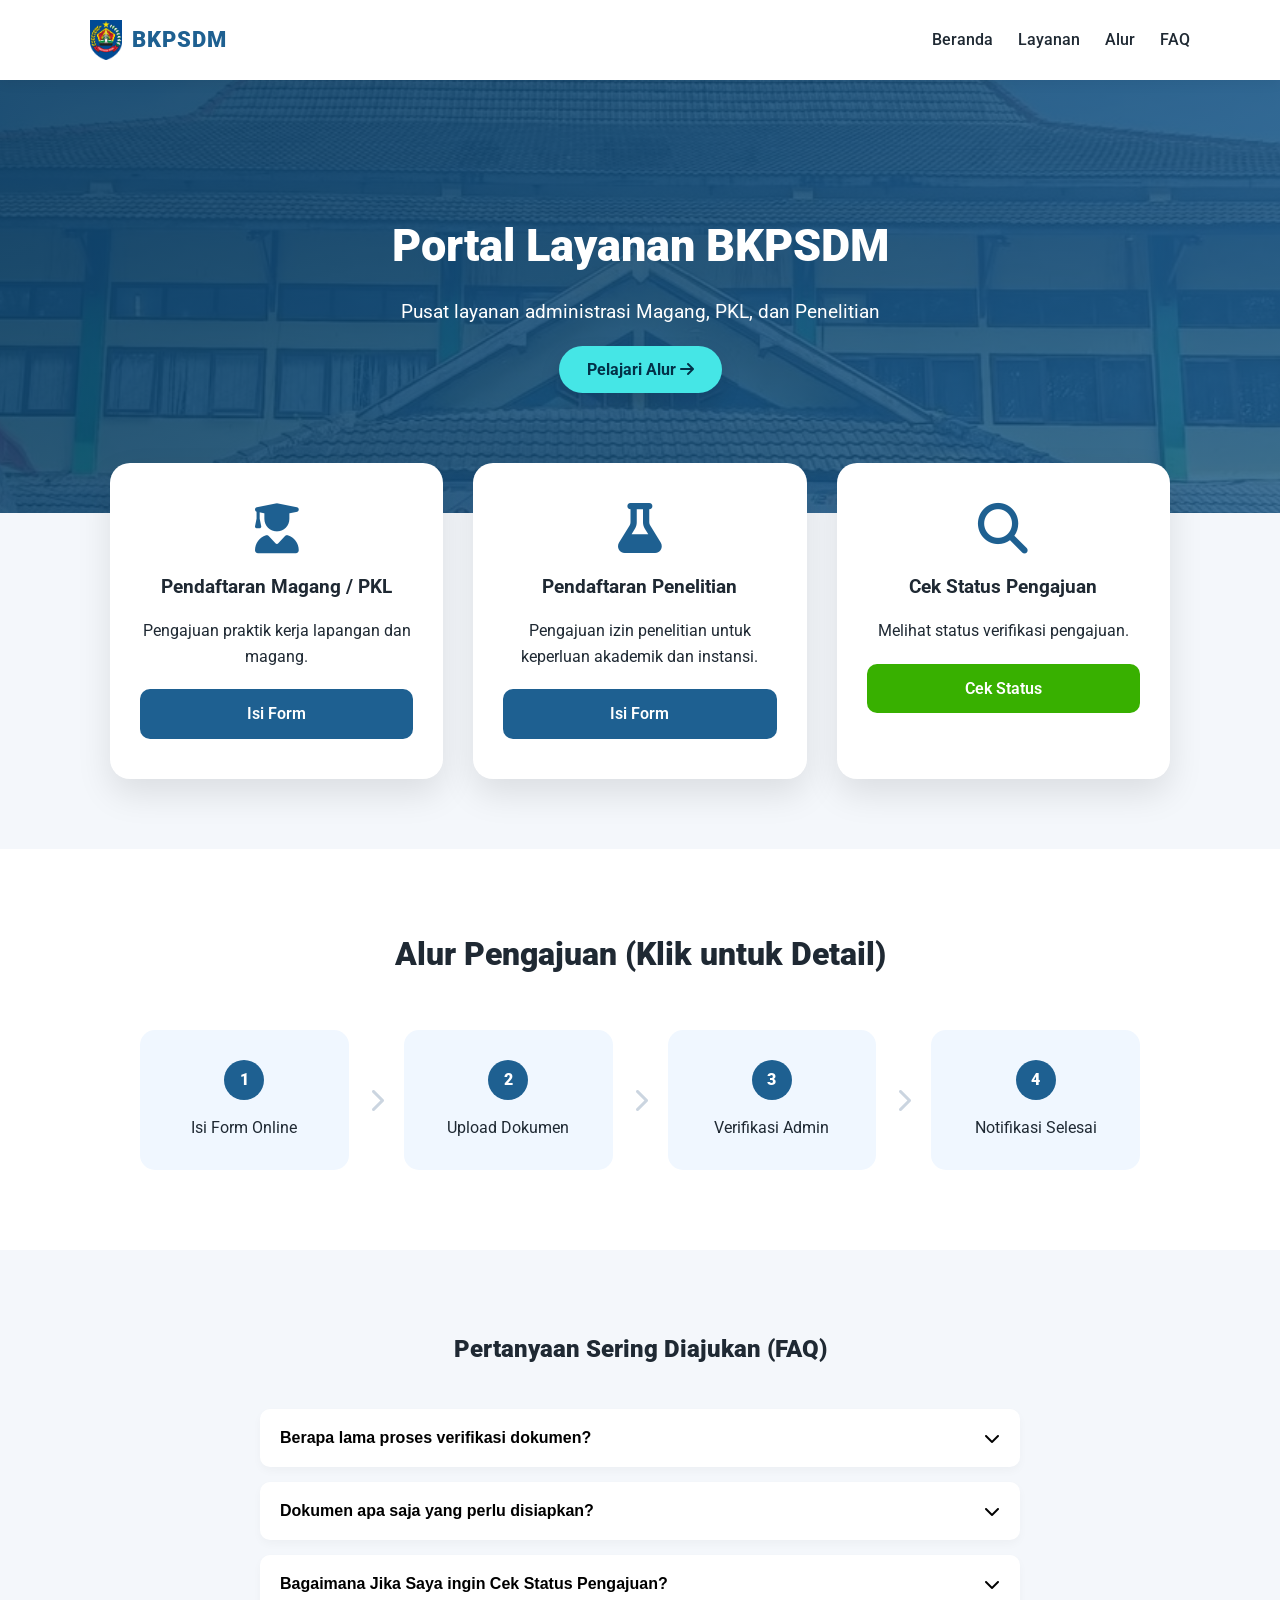
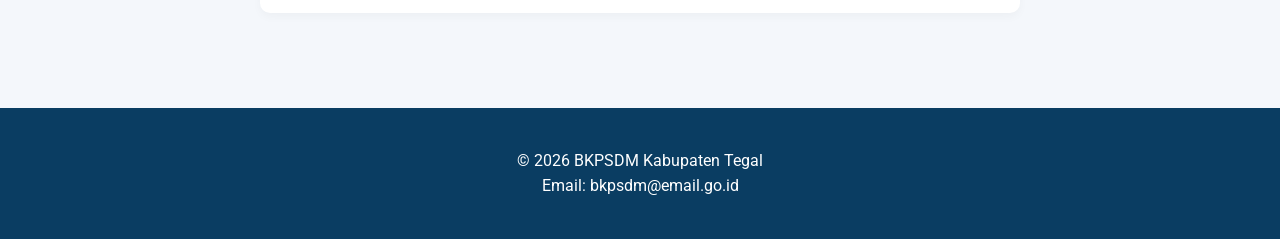
<file: index.html>
<!DOCTYPE html>
<html lang="id">
<head>
    <meta charset="UTF-8">
    <meta name="viewport" content="width=device-width, initial-scale=1.0">
    <title>Portal Layanan BKPSDM</title>

    <link href="https://fonts.googleapis.com/css2?family=Roboto:wght@300;400;500;700;900&display=swap" rel="stylesheet">

    <link rel="stylesheet" href="https://cdnjs.cloudflare.com/ajax/libs/font-awesome/6.5.0/css/all.min.css">

    <link rel="stylesheet" href="style.css">
</head>
<body>

<nav class="navbar">
    <div class="nav-container">
        <div class="logo">
            <img src="logo_tegal.png" alt="Logo BKPSDM" class="nav-logo">
            <span>BKPSDM</span>
        </div>        
        <ul class="nav-links">
            <li><a href="#">Beranda</a></li>
            <li><a href="#layanan">Layanan</a></li>
            <li><a href="#alur">Alur</a></li>
            <li><a href="#faq">FAQ</a></li>
        </ul>
    </div>
</nav>

<header class="hero">
    <h1>Portal Layanan BKPSDM</h1>
    <p>Pusat layanan administrasi Magang, PKL, dan Penelitian</p>
    <a href="#alur" class="btn-cta hero-btn">Pelajari Alur <i class="fa-solid fa-arrow-right"></i></a>
</header>

<section class="features" id="layanan">
    <div class="card">
        <i class="fa-solid fa-user-graduate card-icon"></i>
        <h3>Pendaftaran Magang / PKL</h3>
        <p>Pengajuan praktik kerja lapangan dan magang.</p>
        <a href="https://docs.google.com/forms/d/e/1FAIpQLSelBC14m-ndI0ViiT_1qgRovXxFnP6coN-3sXq4C53I3GrNGA/viewform?usp=header" target="_blank" class="btn-primary">
            Isi Form
        </a>
    </div>

    <div class="card">
        <i class="fa-solid fa-flask card-icon"></i>
        <h3>Pendaftaran Penelitian</h3>
        <p>Pengajuan izin penelitian untuk keperluan akademik dan instansi.</p>
        <a href="https://docs.google.com/forms/d/e/1FAIpQLSelBC14m-ndI0ViiT_1qgRovXxFnP6coN-3sXq4C53I3GrNGA/viewform?usp=header" target="_blank" class="btn-primary">
            Isi Form
        </a>
    </div>

    <div class="card">
        <i class="fa-solid fa-magnifying-glass card-icon"></i>
        <h3>Cek Status Pengajuan</h3>
        <p>Melihat status verifikasi pengajuan.</p>
        <a href="cekpengajuan.html" class="btn-secondary">
            Cek Status
        </a>
    </div>
</section>

<section class="info" id="alur">
    <h2>Alur Pengajuan (Klik untuk Detail)</h2>
    <div class="steps-container">
        <div class="step" onclick="showDetail(1)">
            <span class="step-num">1</span>
            <p>Isi Form Online</p>
        </div>
        <i class="fa-solid fa-chevron-right step-arrow"></i>
        <div class="step" onclick="showDetail(2)">
            <span class="step-num">2</span>
            <p>Upload Dokumen</p>
        </div>
        <i class="fa-solid fa-chevron-right step-arrow"></i>
        <div class="step" onclick="showDetail(3)">
            <span class="step-num">3</span>
            <p>Verifikasi Admin</p>
        </div>
        <i class="fa-solid fa-chevron-right step-arrow"></i>
        <div class="step" onclick="showDetail(4)">
            <span class="step-num">4</span>
            <p>Notifikasi Selesai</p>
        </div>
    </div>
</section>

<div id="alurModal" class="modal">
    <div class="modal-content">
        <span class="close-btn" onclick="closeModal()">&times;</span>
        <h3 id="modalTitle">Judul Alur</h3>
        <p id="modalDescription">Penjelasan lengkap akan muncul di sini.</p>
    </div>
</div>

<section class="faq-section" id="faq">
    <h2>Pertanyaan Sering Diajukan (FAQ)</h2>
    <div class="faq-container">
        <div class="faq-item">
            <button class="faq-question">Berapa lama proses verifikasi dokumen? <i class="fa-solid fa-chevron-down"></i></button>
            <div class="faq-answer">
                <p>Proses verifikasi biasanya memakan waktu 2-3 hari kerja setelah dokumen dinyatakan lengkap oleh tim admin kami.</p>
            </div>
        </div>
        <div class="faq-item">
            <button class="faq-question">Dokumen apa saja yang perlu disiapkan? <i class="fa-solid fa-chevron-down"></i></button>
            <div class="faq-answer">
                <p>Untuk magang/Pkl, Anda memerlukan Surat Pengantar Dari Kampus/Sekolah. Untuk penelitian, diperlukan Proposal Penelitian.</p>
            </div>
        </div>
        <div class="faq-item">
            <button class="faq-question">Bagaimana Jika Saya ingin Cek Status Pengajuan? <i class="fa-solid fa-chevron-down"></i></button>
            <div class="faq-answer">
                <p>Kamu bisa Cek Status Pengajuan Pada Fitur "Cek Status Pengajuan" di atas. Setelah Memasukkan Nama dan Nomor Induk Mahasiswa, Sekarang Kamu Bisa Melihat Status Pengajuan Apakah Masih menunggu, Diterima, atau Ditolak </p>
            </div>
        </div>
    </div>
</section>

<footer class="footer">
    <p>© 2026 BKPSDM Kabupaten Tegal</p>
    <p>Email: bkpsdm@email.go.id</p>
</footer>

<script src="script.js"></script>

</body>
</html>
</file>
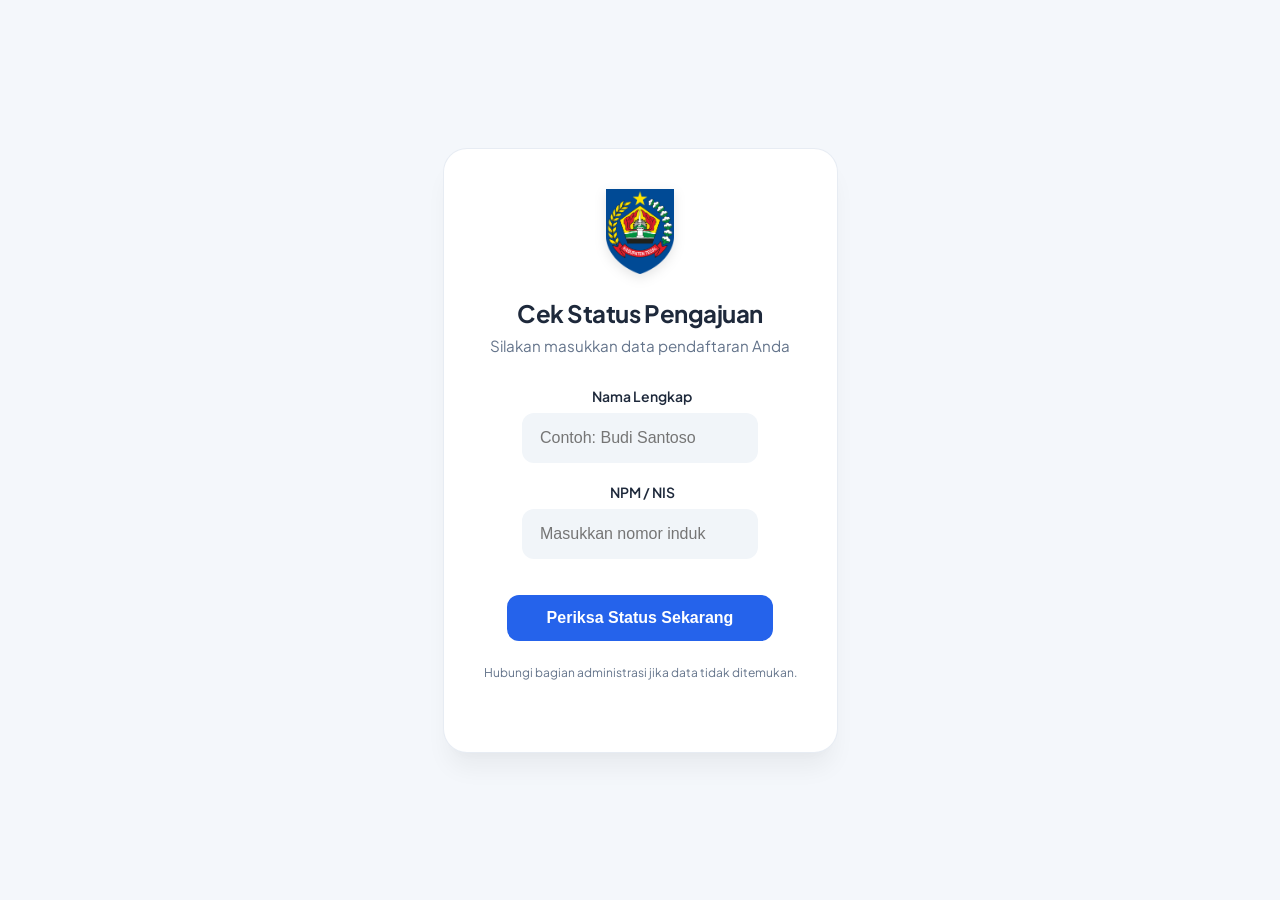
<file: cekpengajuan.html>
<!DOCTYPE html>
<html lang="id">
<head>
    <meta charset="UTF-8">
    <meta name="viewport" content="width=device-width, initial-scale=1.0">
    <title>Portal Cek Status Magang & PKL</title>
    <link href="https://fonts.googleapis.com/css2?family=Plus+Jakarta+Sans:wght@400;500;600;700&display=swap" rel="stylesheet">
    <link rel="stylesheet" href="stylecekstatus.css">
</head>
<body>
 <body>
    <div class="area">
        <ul class="circles">
            <li></li><li></li><li></li><li></li><li></li>
            <li></li><li></li><li></li><li></li><li></li>
            <li></li><li></li><li></li><li></li><li></li>
        </ul>
    </div>

    <nav class="navbar">

<div class="card">
    <div class="header-section">
        <div class="header-section">
    <img src='logo_tegal.png' alt="Logo BKPSDM" class="logo-instansi">
    
        <h2>Cek Status Pengajuan</h2>
        <p class="subtitle">Silakan masukkan data pendaftaran Anda</p>
    </div>

    <div class="form-group">
        <label for="inputNama">Nama Lengkap</label>
        <input type="text" id="inputNama" placeholder="Contoh: Budi Santoso" autocomplete="off">
    </div>

    <div class="form-group">
        <label for="inputNPM">NPM / NIS</label>
        <input type="text" id="inputNPM" placeholder="Masukkan nomor induk" autocomplete="off">
    </div>

    <button id="btnCek" onclick="cariData()">Periksa Status Sekarang</button>
    <div id="loader" class="loader"></div>

    <div id="resultBox">
        <div class="result-item">
            <div class="result-label">Nama Peserta</div>
            <div id="resNama" class="result-value">-</div>
        </div>
        
        <div class="result-item">
            <div class="result-label">Institusi</div>
            <div id="resKampus" class="result-value">-</div>
        </div>

        <div class="result-item">
            <div class="result-label">Status Terakhir</div>
            <div id="resStatus" class="status-pill">-</div>
        </div>
        
        <div id="resWaktu" style="font-size: 0.7rem; color: #94a3b8; margin-top: 1rem; border-top: 1px solid #e2e8f0; padding-top: 8px;"></div>
    </div>

    <p class="footer-note">Hubungi bagian administrasi jika data tidak ditemukan.</p>
</div>

<script>
    async function cariData() {
        const nama = document.getElementById('inputNama').value.trim().toLowerCase();
        const npm = document.getElementById('inputNPM').value.trim();
        const btn = document.getElementById('btnCek');
        const loader = document.getElementById('loader');
        const resBox = document.getElementById('resultBox');

        if (!nama || !npm) {
            alert("Harap isi Nama dan NPM!");
            return;
        }

        btn.disabled = true;
        btn.innerText = "Mencari...";
        loader.style.display = 'block';
        resBox.style.display = 'none';

        try {
            // URL Google Apps Script Anda
            const webAppUrl = "https://script.google.com/macros/s/AKfycbx7xZaVe4zJ61-6OZ0t84VEhqzWM9KIF-3eo0aBfc-iUvKy1BuUryMjzvGNKgpO0APp/exec";
            const response = await fetch(webAppUrl);
            const data = await response.json();

            const user = data.find(row => 
                row["Nama Lengkap"]?.toString().toLowerCase().includes(nama) && 
                row["Nomor Induk Siswa (NIS) / Nomor Induk Mahasiswa (NIM)"]?.toString() === npm
            );

            if (user) {
                resBox.style.display = 'block';
                document.getElementById('resNama').innerText = user["Nama Lengkap"];
                document.getElementById('resKampus').innerText = user["Asal Institusi Pendidikan"];
                
                const statusAktif = user["Status Terakhir"] || "Dalam Proses";
                const resStatus = document.getElementById('resStatus');
                resStatus.innerText = statusAktif;

                resStatus.className = 'status-pill';

const s = statusAktif.toLowerCase();

if (s.includes('setujui') || s.includes('terima')) {
    resStatus.classList.add('disetujui');
} 
else if (s.includes('tolak')) {
    resStatus.classList.add('ditolak');
} 
else {
    resStatus.classList.add('menunggu');
}

                document.getElementById('resWaktu').innerText = "Update terakhir: " + (user["Waktu Notifikasi"] || "-");
            } else {
                alert("Data tidak ditemukan. Pastikan Nama dan NPM sesuai.");
            }
        } catch (e) {
            alert("Gagal mengambil data. Pastikan koneksi internet stabil.");
        } finally {
            btn.disabled = false;
            btn.innerText = "Periksa Status Sekarang";
            loader.style.display = 'none';
        }
    }
</script>

</body>
</html>
</file>
<file: style.css>
/* ================= RESET & BASE ================= */
* {
    margin: 0;
    padding: 0;
    box-sizing: border-box;
}

html {
    scroll-behavior: smooth;
}

body {
    font-family: 'Roboto', sans-serif;
    background-color: #f4f7fb;
    color: #1f2933;
    line-height: 1.6;
}

/* ================= NAVBAR ================= */
.navbar {
    background-color: #ffffff;
    padding: 20px;
    box-shadow: 0 4px 12px rgba(0,0,0,0.05);
    position: sticky;
    top: 0;
    z-index: 1000;
    transition: all 0.3s ease;
}

.navbar.scrolled {
    padding: 10px 20px;
    background: rgba(255, 255, 255, 0.95);
    backdrop-filter: blur(10px);
}

.nav-container {
    max-width: 1100px;
    margin: 0 auto;
    display: flex;
    justify-content: space-between;
    align-items: center;
}

.logo {
    font-weight: 900;
    font-size: 1.4rem;
    color: #1e6091;
    letter-spacing: 1px;
}

.nav-links {
    list-style: none;
    display: flex;
    gap: 25px;
}

.nav-links a {
    text-decoration: none;
    color: #1f2933;
    font-weight: 500;
    position: relative;
    padding-bottom: 5px;
}

.nav-links a::after {
    content: '';
    position: absolute;
    width: 0;
    height: 2px;
    bottom: 0;
    left: 0;
    background-color: #1e6091;
    transition: width 0.3s ease;
}

.nav-links a:hover::after {
    width: 100%;
}

/* ================= HERO ================= */
.hero {
    /* Menggabungkan gambar dengan gradien agar teks tetap kontras */
    background: linear-gradient(135deg, rgba(10, 61, 98, 0.9), rgba(30, 96, 145, 0.8)), 
                url('1772467358238.jpg'); /* Ganti dengan nama file gambar kamu */
    background-size: cover;
    background-position: center;
    background-attachment: fixed; /* Memberikan efek parallax saat di-scroll */
    color: #ffffff;
    text-align: center;
    padding: 130px 20px;
}

.hero h1 {
    font-size: 2.8rem;
    font-weight: 900;
    margin-bottom: 15px;
}

.hero p {
    font-size: 1.2rem;
    opacity: 0.9;
    margin-bottom: 30px;
}

/* Warna Aksen Kuning Kunyit */
.btn-cta {
    background-color: #45e6e6;
    color: #023047;
    padding: 14px 28px;
    border-radius: 50px;
    text-decoration: none;
    font-weight: 700;
    box-shadow: 0 10px 20px rgba(0,0,0,0.15);
    transition: 0.3s;
}

.btn-cta:hover {
    background-color: #43ffb4;
    transform: translateY(-3px);
}

/* ================= FEATURES & CARDS ================= */
.features {
    display: grid;
    grid-template-columns: repeat(auto-fit, minmax(280px, 1fr));
    gap: 30px;
    max-width: 1100px;
    margin: -50px auto 0; /* Membuat kartu melayang di atas hero sedikit */
    padding: 0 20px 70px;
}

.card {
    background-color: #ffffff;
    padding: 40px 30px;
    border-radius: 20px;
    text-align: center;
    box-shadow: 0 15px 35px rgba(0, 0, 0, 0.1);
    transition: 0.3s;
    opacity: 0;
    animation: fadeUp 0.8s ease forwards;
}

.card:hover {
    transform: translateY(-10px);
}

.card-icon {
    font-size: 50px;
    color: #1e6091;
    margin-bottom: 20px;
}

.card h3 {
    margin-bottom: 15px;
    font-weight: 700;
}

.btn-primary, .btn-secondary {
    display: block;
    padding: 12px;
    border-radius: 10px;
    text-decoration: none;
    font-weight: 600;
    margin-top: 20px;
    transition: 0.2s;
}

.btn-primary { background: #1e6091; color: white; }
.btn-secondary { background: #38b000; color: white; }

/* ================= ALUR ================= */
.info {
    background: #fff;
    padding: 80px 20px;
    text-align: center;
}

.info h2 { font-weight: 900; margin-bottom: 50px; font-size: 2rem; }

.steps-container {
    display: flex;
    justify-content: center;
    align-items: center;
    flex-wrap: wrap;
    gap: 20px;
    max-width: 1000px;
    margin: 0 auto;
}

.step {
    background: #f0f7ff;
    padding: 30px 20px;
    border-radius: 15px;
    flex: 1;
    min-width: 180px;
}

.step-num {
    display: inline-block;
    width: 40px;
    height: 40px;
    background: #1e6091;
    color: white;
    border-radius: 50%;
    line-height: 40px;
    font-weight: 900;
    margin-bottom: 15px;
}

.step-arrow {
    color: #cbd5e0;
    font-size: 24px;
}

/* ================= FAQ ACCORDION ================= */
.faq-section {
    max-width: 800px;
    margin: 0 auto;
    padding: 80px 20px;
}

.faq-section h2 { text-align: center; margin-bottom: 40px; font-weight: 900; }

.faq-item {
    background: #fff;
    margin-bottom: 15px;
    border-radius: 10px;
    overflow: hidden;
    box-shadow: 0 4px 10px rgba(0,0,0,0.03);
}

.faq-question {
    width: 100%;
    padding: 20px;
    background: none;
    border: none;
    display: flex;
    justify-content: space-between;
    align-items: center;
    font-size: 1rem;
    font-weight: 600;
    cursor: pointer;
    text-align: left;
}

.faq-answer {
    max-height: 0;
    overflow: hidden;
    transition: max-height 0.3s ease-out;
    background: #fafafa;
}

.faq-answer p { padding: 0 20px 20px; color: #4a5568; }

.faq-question.active i { transform: rotate(180deg); }

/* ================= FOOTER ================= */
.footer { background: #0a3d62; color: white; padding: 40px; text-align: center; }

@keyframes fadeUp { to { opacity: 1; transform: translateY(0); } }

/* ================= RESPONSIVE ================= */
@media (max-width: 768px) {
    .hero h1 { font-size: 2rem; }
    .step-arrow { transform: rotate(90deg); margin: 10px 0; }
    .steps-container { flex-direction: column; }
}

/* Pengaturan Logo */
.logo {
    display: flex;
    align-items: center;
    gap: 10px;
}

.nav-logo {
    height: 40px; /* Sesuaikan tinggi logo */
    width: auto;
}

/* Opsional: Menambahkan background halus pada body agar tidak terlalu polos */
body {
    background-image: radial-gradient(#d1d9e6 0.5px, transparent 0.5px);
    background-size: 20px 20px; /* Memberikan pola titik-titik halus (dot pattern) */
    background-color: #f4f7fb;
}

/* ================= ANIMASI TOMBOL CUSTOM (UPDATE) ================= */

/* ================= ANIMASI MASUK (ON LOAD) ================= */

/* 1. Atur semua elemen utama agar transparan di awal */
.hero h1, .hero p, .hero .btn-cta, 
.card, .info h2, .steps-container, .faq-section {
    opacity: 0;
    transform: translateY(30px);
    transition: all 0.8s ease-out;
}

/* 2. Class untuk memicu animasi (akan ditambah via JavaScript) */
.appear {
    opacity: 1 !important;
    transform: translateY(0) !important;
}

/* 3. Animasi FadeIn khusus untuk Navbar */
.navbar {
    animation: fadeInDown 1s ease-in-out;
}

@keyframes fadeInDown {
    from {
        opacity: 0;
        transform: translateY(-20px);
    }
    to {
        opacity: 1;
        transform: translateY(0);
    }
}

/* 2. Animasi saat kursor menyentuh (Hover) */
.btn-cta:hover, .btn-primary:hover, .btn-secondary:hover {
    transform: translateY(-5px); /* Tombol naik ke atas */
    box-shadow: 0 12px 20px rgba(0, 0, 0, 0.2); 
    filter: brightness(1.1); 
}

/* 4. Efek khusus tombol Kuning (btn-cta) saat diklik */
.btn-cta:active {
    transform: scale(0.95);
}

/* Membuat kartu alur terlihat interaktif */
.step {
    cursor: pointer;
    transition: transform 0.3s ease, background 0.3s ease;
}

.step:hover {
    background: #35afb1;
    transform: scale(1.05);
}

/* Style Modal (Background Gelap) */
.modal {
    display: none; 
    position: fixed;
    z-index: 2000;
    left: 0;
    top: 0;
    width: 100%;
    height: 100%;
    background-color: rgba(0,0,0,0.6);
    backdrop-filter: blur(5px);
}

/* Konten Modal (Kotak Putih) */
.modal-content {
    background-color: #fff;
    margin: 15% auto;
    padding: 30px;
    border-radius: 15px;
    width: 80%;
    max-width: 500px;
    text-align: center;
    position: relative;
    animation: zoomIn 0.3s ease;
}

@keyframes zoomIn {
    from { transform: scale(0.7); opacity: 0; }
    to { transform: scale(1); opacity: 1; }
}

.close-btn {
    position: absolute;
    right: 20px;
    top: 10px;
    font-size: 28px;
    cursor: pointer;
    color: #aaa;
}

.close-btn:hover { color: #000; }

#modalTitle { color: #1e6091; margin-bottom: 15px; font-weight: 900; }

@media (max-width: 480px) {
    .nav-container {
        justify-content: center; /* Logo dan Menu jadi rata tengah di HP */
        flex-direction: column; /* Menumpuk logo di atas, menu di bawah */
        gap: 5px;
    }
    
    .nav-links {
        gap: 10px;
        font-size: 0.8rem;
    }

    .logo span {
        font-size: 1rem; /* Mengecilkan teks BKPSDM di HP */
    }
}
</file>
<file: stylecekstatus.css>
:root { 
    --primary: #2563eb; 
    --primary-hover: #1d4ed8;
    --bg: #f8fafc; 
    --text-main: #1e293b;
    --text-muted: #64748b;
    --white: #ffffff;
}

* { margin: 0; padding: 0; box-sizing: border-box; }

body { 
    font-family: 'Plus Jakarta Sans', sans-serif; 
    background: radial-gradient(circle at top right, #e2e8f0, #f8fafc);
    min-height: 100vh;
    display: flex; 
    align-items: center;
    justify-content: center; 
    padding: 20px; 
    color: var(--text-main);
   }

.card { 
    background: var(--white); 
    padding: 2.5rem; 
    border-radius: 24px; 
    box-shadow: 0 20px 25px -5px rgba(0,0,0,0.05), 0 10px 10px -5px rgba(0,0,0,0.02);
    width: 100%; 
    max-width: 480px;
    border: 1px solid rgba(226, 232, 240, 0.8);
    transition: transform 0.3s ease;
    
}

.header-section { text-align: center; margin-bottom: 2rem; }

.logo-placeholder {
    width: 60px;
    height: 60px;
    background: var(--primary);
    border-radius: 16px;
    margin: 0 auto 1rem;
    display: flex;
    align-items: center;
    justify-content: center;
    color: white;
    font-weight: bold;
    font-size: 1.5rem;
    box-shadow: 0 10px 15px -3px rgba(37, 99, 235, 0.3);
}

h2 { font-size: 1.5rem; font-weight: 700; margin-bottom: 0.5rem; letter-spacing: -0.02em; }
p.subtitle { color: var(--text-muted); font-size: 0.95rem; }

.form-group { margin-bottom: 1.25rem; }

label { 
    display: block; 
    font-size: 0.875rem; 
    font-weight: 600; 
    color: var(--text-main); 
    margin-bottom: 0.5rem; 
    margin-left: 4px;
}

input { 
    width: 100%; 
    padding: 14px 16px; 
    background: #f1f5f9;
    border: 2px solid transparent; 
    border-radius: 12px; 
    font-size: 1rem;
    transition: all 0.2s ease;
    outline: none;
}

input:focus { 
    background: var(--white);
    border-color: var(--primary); 
    box-shadow: 0 0 0 4px rgba(37, 99, 235, 0.1);
}

button { 
    width: 85%; 
    padding: 14px; 
    background: var(--primary); 
    color: white; 
    border: none; 
    border-radius: 12px; 
    font-weight: 700; 
    font-size: 1rem;
    cursor: pointer; 
    transition: all 0.3s ease; 
    margin-top: 1rem;
}

button:hover { 
    background: var(--primary-hover); 
    transform: translateY(-1px);
    box-shadow: 0 4px 12px rgba(37, 99, 235, 0.2);
}

button:active { transform: translateY(0); }
button:disabled { background: #cbd5e1; cursor: not-allowed; transform: none; }

#resultBox { 
    margin-top: 2rem; 
    padding: 1.5rem; 
    border-radius: 16px; 
    background: #f8fafc;
    border: 1px dashed #e2e8f0;
    display: none; 
    animation: slideUp 0.4s ease-out;
}

@keyframes slideUp {
    from { opacity: 0; transform: translateY(10px); }
    to { opacity: 1; transform: translateY(0); }
}

.result-item { margin-bottom: 12px; }
.result-label { font-size: 0.75rem; text-transform: uppercase; letter-spacing: 0.05em; color: var(--text-muted); font-weight: 700; }
.result-value { font-weight: 600; font-size: 1rem; color: var(--text-main); }

.status-pill { 
    display: inline-flex; 
    align-items: center;
    padding: 6px 16px; 
    border-radius: 10px; 
    font-size: 0.85rem; 
    font-weight: 700; 
    margin-top: 4px; 
}

.menunggu { background: #fef3c7; color: #ced717; }
.disetujui { background: #dcfce7; color: #166534; }
.ditolak { background: #fee2e2; color: #991b1b; }

.loader { 
    border: 3px solid #f3f3f3; 
    border-top: 3px solid var(--primary); 
    border-radius: 50%; 
    width: 24px; height: 24px; 
    animation: spin 0.8s linear infinite; 
    display: none; 
    margin: 20px auto; 
}

@keyframes spin { 0% { transform: rotate(0deg); } 100% { transform: rotate(360deg); } }

.footer-note { 
    text-align: center; 
    margin-top: 1.5rem; 
    font-size: 0.75rem; 
    color: var(--text-muted); 
}

/* Ganti .logo-placeholder dengan ini */
.logo-instansi {
    width: auto;
    height: 85px; /* Sesuaikan tinggi logo agar pas */
    margin-bottom: 1.5rem;
    filter: drop-shadow(0 4px 6px rgba(0,0,0,0.1)); /* Memberikan efek bayangan lembut pada logo */
}

/* Tambahan: Pastikan header section tetap rata tengah */
.header-section {
    text-align: center;
    margin-bottom: 2rem;
    display: flex;
    flex-direction: column;
    align-items: center;
}

/* Area kontainer background */
.area {
    background: #f4f7fb;  
    background: -webkit-linear-gradient(to left, #8f94fb, #4e54c8);  
    width: 100%;
    height: 100vh;
    position: fixed; /* Tetap di belakang saat di-scroll */
    top: 0;
    left: 0;
    z-index: -1; /* Di belakang semua elemen */
}

.circles {
    position: absolute;
    top: 0;
    left: 0;
    width: 100%;
    height: 100%;
    overflow: hidden;
    margin: 0;
    padding: 0;
}

.circles li {
    position: absolute;
    display: block;
    list-style: none;
    width: 20px;
    height: 20px;
    background: rgba(30, 96, 145, 0.1); /* Warna biru transparan sesuai tema BKPSDM */
    animation: animate 25s linear infinite;
    bottom: -150px;
}

/* Variasi ukuran dan posisi lingkaran */
.circles li:nth-child(1) { left: 25%; width: 80px; height: 80px; animation-delay: 0s; }
.circles li:nth-child(2) { left: 10%; width: 20px; height: 20px; animation-delay: 2s; animation-duration: 12s; }
.circles li:nth-child(3) { left: 70%; width: 20px; height: 20px; animation-delay: 4s; }
.circles li:nth-child(4) { left: 40%; width: 60px; height: 60px; animation-delay: 0s; animation-duration: 18s; }
.circles li:nth-child(5) { left: 65%; width: 20px; height: 20px; animation-delay: 0s; }
.circles li:nth-child(6) { left: 75%; width: 110px; height: 110px; animation-delay: 3s; }
.circles li:nth-child(7) { left: 35%; width: 150px; height: 150px; animation-delay: 7s; }
.circles li:nth-child(8) { left: 50%; width: 25px; height: 25px; animation-delay: 15s; animation-duration: 45s; }
.circles li:nth-child(9) { left: 20%; width: 15px; height: 15px; animation-delay: 2s; animation-duration: 35s; }
.circles li:nth-child(10) { left: 85%; width: 150px; height: 150px; animation-delay: 0s; animation-duration: 11s; }

/* Keyframes untuk animasi melayang dan berputar */
@keyframes animate {
    0% {
        transform: translateY(0) rotate(0deg);
        opacity: 1;
        border-radius: 0;
    }
    100% {
        transform: translateY(-1000px) rotate(720deg);
        opacity: 0;
        border-radius: 50%;
    }
}

/* Memastikan body tetap transparan agar background terlihat */
body {
    background-color: transparent !important;
}

.menunggu { background: #fef3c7; color: #ced717; }
.disetujui { background: #dcfce7; color: #166534; }
.ditolak { background: #fee2e2; color: #991b1b; }

.status-pill {
    font-weight: 800;
}

.status-pill {
    text-transform: uppercase;
}
</file>
